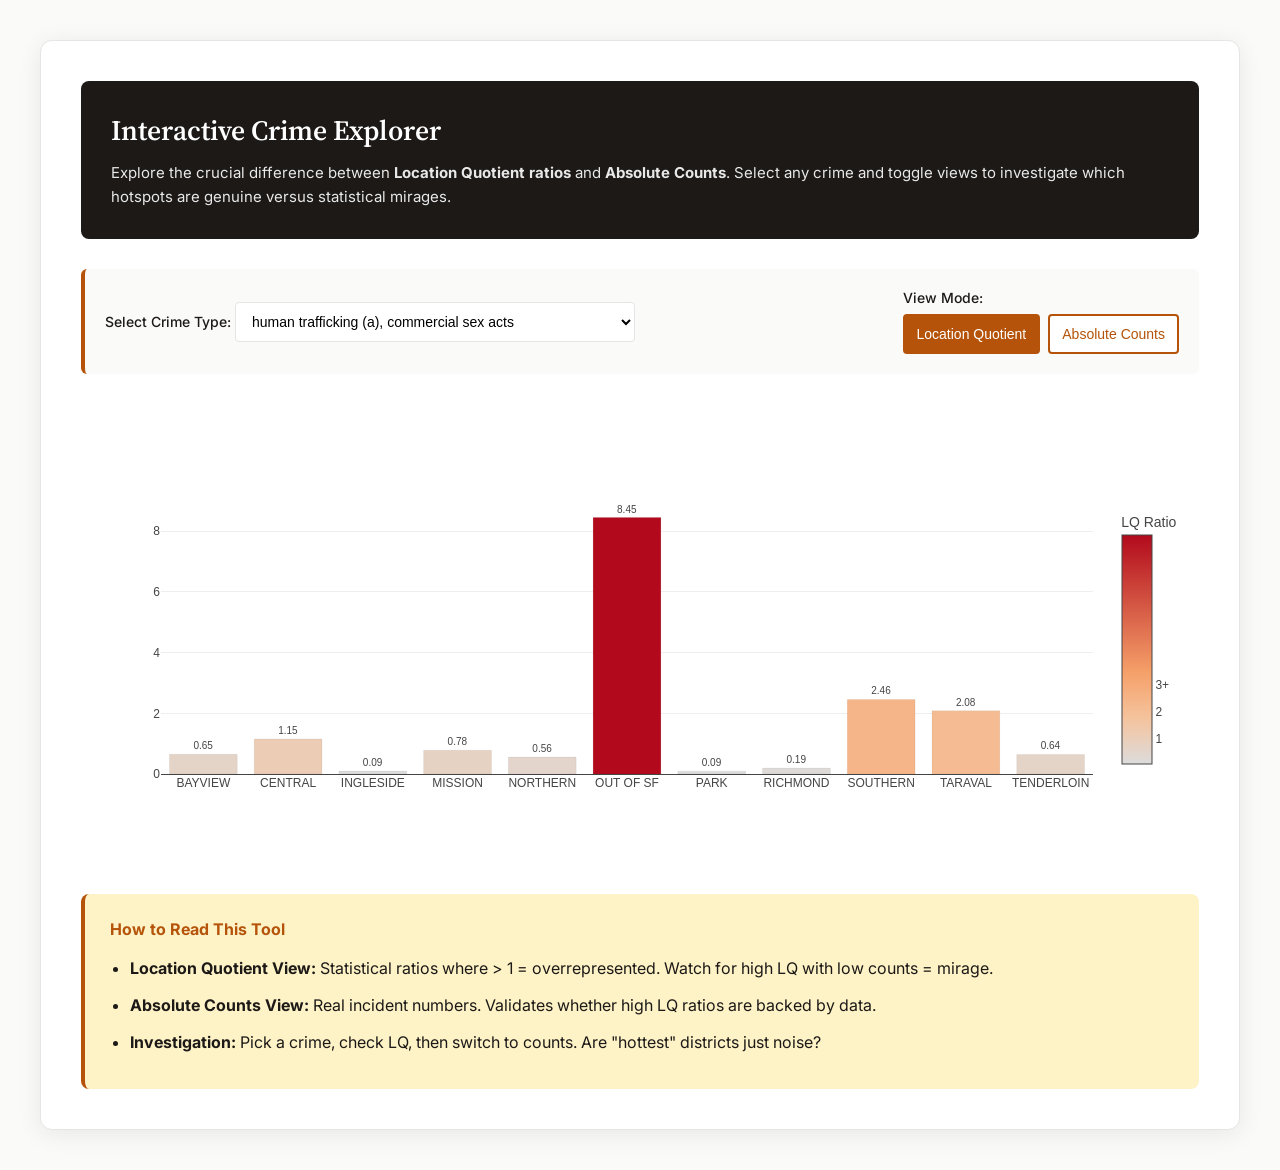
<file: crime_explorer.html>
<!DOCTYPE html>
<html>
<head>
    <meta charset="utf-8">
    <meta name="viewport" content="width=device-width, initial-scale=1">
    <title>Crime Analysis - Interactive Explorer</title>
    <script src="https://cdn.plot.ly/plotly-latest.min.js"></script>
    <style>
        @import url('https://fonts.googleapis.com/css2?family=Source+Serif+4:opsz,wght@8..60,400;8..60,600;8..60,700&family=Inter:wght@400;500;600&display=swap');
        * { margin: 0; padding: 0; box-sizing: border-box; }
        :root {
          --color-bg: #fafaf9;
          --color-surface: #ffffff;
          --color-text: #1c1917;
          --color-text-muted: #78716c;
          --color-accent: #b45309;
          --color-accent-light: #fef3c7;
          --color-border: #e7e5e4;
        }
        body { font-family: 'Inter', -apple-system, sans-serif; background: var(--color-bg); min-height: 100vh; padding: 40px 20px; }
        .container { max-width: 1200px; margin: 0 auto; background: var(--color-surface); border-radius: 12px; padding: 40px; box-shadow: 0 4px 24px rgba(0, 0, 0, 0.08); border: 1px solid var(--color-border); }
        .header { background: var(--color-text); padding: 30px; border-radius: 8px; margin-bottom: 30px; color: white; }
        .header h2 { font-family: 'Source Serif 4', Georgia, serif; font-size: 28px; font-weight: 600; margin-bottom: 12px; }
        .header p { font-size: 15px; opacity: 0.9; line-height: 1.6; }
        .controls { background-color: var(--color-bg); padding: 20px; border-radius: 6px; margin-bottom: 30px; border-left: 4px solid var(--color-accent); }
        .controls-row { display: flex; gap: 20px; flex-wrap: wrap; align-items: center; }
        label { font-weight: 500; color: var(--color-text); font-size: 14px; }
        select, button { padding: 10px 12px; border-radius: 4px; font-size: 14px; }
        select { min-width: 400px; cursor: pointer; border: 1px solid var(--color-border); background: var(--color-surface); }
        button { border: 2px solid var(--color-accent); background: var(--color-surface); color: var(--color-accent); cursor: pointer; font-weight: 500; transition: all 0.2s ease; }
        button.active { background: var(--color-accent); color: white; }
        button:hover { background: var(--color-accent); color: white; }
        .button-group { display: flex; gap: 8px; }
        #chart { margin: 30px 0; border-radius: 6px; overflow: hidden; }
        .explanation { margin-top: 40px; padding: 25px; background: var(--color-accent-light); border-radius: 8px; border-left: 4px solid var(--color-accent); }
        .explanation h3 { color: var(--color-accent); margin-bottom: 15px; font-size: 16px; }
        .explanation ul { margin-left: 20px; color: var(--color-text); line-height: 1.8; }
        .explanation li { margin-bottom: 8px; }
        @media (max-width: 768px) { select { min-width: 100%; } .controls-row { flex-direction: column; } }
    </style>
</head>
<body>
    <div class="container">
        <div class="header">
            <h2>Interactive Crime Explorer</h2>
            <p>Explore the crucial difference between <strong>Location Quotient ratios</strong> and <strong>Absolute Counts</strong>. 
            Select any crime and toggle views to investigate which hotspots are genuine versus statistical mirages.</p>
        </div>
        <div class="controls">
            <div class="controls-row">
                <div style="flex: 1; min-width: 300px;">
                    <label for="crimeSelect">Select Crime Type:</label>
                    <select id="crimeSelect"></select>
                </div>
                    <div>
                        <label style="display: block; margin-bottom: 8px;">View Mode:</label>
                        <div class="button-group">
                            <button id="lqBtn" class="active">Location Quotient</button>
                            <button id="countBtn">Absolute Counts</button>
                        </div>
                    </div>
            </div>
        </div>
        <div id="chart"></div>
        <div class="explanation">
            <h3>How to Read This Tool</h3>
            <ul>
                <li><strong>Location Quotient View:</strong> Statistical ratios where > 1 = overrepresented. Watch for high LQ with low counts = mirage.</li>
                <li><strong>Absolute Counts View:</strong> Real incident numbers. Validates whether high LQ ratios are backed by data.</li>
                <li><strong>Investigation:</strong> Pick a crime, check LQ, then switch to counts. Are "hottest" districts just noise?</li>
            </ul>
        </div>
    </div>
    <script>
        const allCrimes = ["human trafficking (a), commercial sex acts", "human trafficking (b), involuntary servitude", "kidnapping", "missing person", "prostitution", "sex offenses, forcible", "sex offenses, non forcible"];
        const crimeProfiles = {"human trafficking (a), commercial sex acts": {"BAYVIEW": 0.6491195516160189, "CENTRAL": 1.1512165348323233, "INGLESIDE": 0.09498430249162004, "MISSION": 0.7827588668939542, "NORTHERN": 0.5568209494954257, "OUT OF SF": 8.452178869243065, "PARK": 0.09428376268162565, "RICHMOND": 0.1947224131591988, "SOUTHERN": 2.4561903877532067, "TARAVAL": 2.0849825627420353, "TENDERLOIN": 0.6445553427982763}, "human trafficking (b), involuntary servitude": {"BAYVIEW": 0.0, "CENTRAL": 0.0, "INGLESIDE": 0.0, "MISSION": 0.0, "NORTHERN": 0.0, "OUT OF SF": 48.70064967516242, "PARK": 0.0, "RICHMOND": 0.0, "SOUTHERN": 0.0, "TARAVAL": 7.644936063387464, "TENDERLOIN": 0.0}, "kidnapping": {"BAYVIEW": 1.456934908738216, "CENTRAL": 1.0138788935719674, "INGLESIDE": 1.5701690452754142, "MISSION": 0.7237848576037317, "NORTHERN": 0.8280305928376482, "OUT OF SF": 0.0, "PARK": 0.39963808796625533, "RICHMOND": 0.9574230935669714, "SOUTHERN": 1.183565082247311, "TARAVAL": 0.9319609119776402, "TENDERLOIN": 1.3265667468918128}, "missing person": {"BAYVIEW": 1.2301869082287162, "CENTRAL": 0.8932786915109893, "INGLESIDE": 1.1996200406022892, "MISSION": 0.661431183873316, "NORTHERN": 0.7804872524562879, "OUT OF SF": 1.4428686838974973, "PARK": 1.354215165645221, "RICHMOND": 1.2305222735697634, "SOUTHERN": 1.0923582597943473, "TARAVAL": 1.2063896768641817, "TENDERLOIN": 0.8446348362560318}, "prostitution": {"BAYVIEW": 0.09347744853351203, "CENTRAL": 1.3048762977079456, "INGLESIDE": 0.05967886760258078, "MISSION": 2.396294247958023, "NORTHERN": 1.9040019745364194, "OUT OF SF": 0.0, "PARK": 0.014972422912579981, "RICHMOND": 0.088733420341761, "SOUTHERN": 0.332923615197734, "TARAVAL": 0.31081409102217217, "TENDERLOIN": 1.5316388086380535}, "sex offenses, forcible": {"BAYVIEW": 0.8402222813262927, "CENTRAL": 1.1957126047402418, "INGLESIDE": 1.0932044930189062, "MISSION": 0.924603646890597, "NORTHERN": 0.9541693848597517, "OUT OF SF": 0.0, "PARK": 0.576481558904619, "RICHMOND": 1.0, "SOUTHERN": 1.2015733952027866, "TARAVAL": 0.6639898134993103, "TENDERLOIN": 1.2063896768641817}, "sex offenses, non forcible": {"BAYVIEW": 0.8565659895837164, "CENTRAL": 0.313017885493793, "INGLESIDE": 1.0424088368157863, "MISSION": 1.2766448358607955, "NORTHERN": 1.1957126047402418, "OUT OF SF": 0.0, "PARK": 1.1528449309939794, "RICHMOND": 1.5604126956507953, "SOUTHERN": 0.9394129894088462, "TARAVAL": 0.4656938694495178, "TENDERLOIN": 0.313017885493793}};
        const crimeCounts = {"human trafficking (a), commercial sex acts": {"BAYVIEW": 7, "CENTRAL": 12, "INGLESIDE": 1, "MISSION": 18, "NORTHERN": 8, "OUT OF SF": 7, "PARK": 1, "RICHMOND": 1, "SOUTHERN": 38, "TARAVAL": 22, "TENDERLOIN": 6}, "human trafficking (b), involuntary servitude": {"BAYVIEW": 0, "CENTRAL": 0, "INGLESIDE": 0, "MISSION": 0, "NORTHERN": 0, "OUT OF SF": 1, "PARK": 0, "RICHMOND": 0, "SOUTHERN": 0, "TARAVAL": 2, "TENDERLOIN": 0}, "kidnapping": {"BAYVIEW": 556, "CENTRAL": 374, "INGLESIDE": 585, "MISSION": 589, "NORTHERN": 421, "OUT OF SF": 0, "PARK": 150, "RICHMOND": 174, "SOUTHERN": 648, "TARAVAL": 348, "TENDERLOIN": 437}, "missing person": {"BAYVIEW": 7316, "CENTRAL": 5135, "INGLESIDE": 6965, "MISSION": 8388, "NORTHERN": 6184, "OUT OF SF": 659, "PARK": 7921, "RICHMOND": 3485, "SOUTHERN": 9320, "TARAVAL": 7020, "TENDERLOIN": 4336}, "prostitution": {"BAYVIEW": 146, "CENTRAL": 1970, "INGLESIDE": 91, "MISSION": 7981, "NORTHERN": 3962, "OUT OF SF": 0, "PARK": 23, "RICHMOND": 66, "SOUTHERN": 746, "TARAVAL": 475, "TENDERLOIN": 2065}, "sex offenses, forcible": {"BAYVIEW": 655, "CENTRAL": 901, "INGLESIDE": 832, "MISSION": 1537, "NORTHERN": 991, "OUT OF SF": 0, "PARK": 442, "RICHMOND": 405, "SOUTHERN": 1704, "TARAVAL": 628, "TENDERLOIN": 652}, "sex offenses, non forcible": {"BAYVIEW": 5, "CENTRAL": 3, "INGLESIDE": 5, "MISSION": 7, "NORTHERN": 5, "OUT OF SF": 0, "PARK": 5, "RICHMOND": 5, "SOUTHERN": 4, "TARAVAL": 3, "TENDERLOIN": 1}};
        const districts = ["BAYVIEW", "CENTRAL", "INGLESIDE", "MISSION", "NORTHERN", "OUT OF SF", "PARK", "RICHMOND", "SOUTHERN", "TARAVAL", "TENDERLOIN"];
        
        const select = document.getElementById('crimeSelect');
        allCrimes.forEach(crime => {
            const option = document.createElement('option');
            option.value = crime;
            option.textContent = crime;
            select.appendChild(option);
        });
        
        let viewMode = 'lq';
        
        function createVisualization() {
            const crime = document.getElementById('crimeSelect').value;
            const showLQ = viewMode === 'lq';
            
            let data, layout;
            
            if (showLQ) {
                const values = districts.map(d => crimeProfiles[crime]?.[d] || 0);
                data = [{
                    x: districts, y: values, type: 'bar',
                    marker: { color: values, colorscale: 'RdYlGn_r', showscale: true, colorbar: { title: 'LQ Ratio', tickvals: [0,1,2,3], ticktext: ['0','1','2','3+'] }, line: {color: 'rgba(0,0,0,0.1)', width: 0.5} },
                    text: values.map(v => v.toFixed(2)), textposition: 'outside', textfont: {size: 10},
                    hovertemplate: '<b>%{x}</b><br>LQ Ratio: %{y:.2f}<extra></extra>'
                }];
                layout = { title: { text: `<b>${crime}</b><br><span style="font-size:14px;color:#78716c">Location Quotient by District</span>`, x: 0.5 }, yaxis: { title: 'Location Quotient Ratio' } };
            } else {
                const values = districts.map(d => crimeCounts[crime]?.[d] || 0);
                const maxVal = Math.max(...values);
                const colors = values.map(v => v < maxVal/3 ? 'rgba(41, 128, 185, 0.8)' : v < 2*maxVal/3 ? 'rgba(52, 152, 219, 0.8)' : 'rgba(155, 89, 182, 0.8)');
                data = [{
                    x: districts, y: values, type: 'bar',
                    marker: { color: colors, line: {color: 'rgba(0,0,0,0.1)', width: 0.5} },
                    text: values.map(v => (v || 0).toLocaleString()), textposition: 'outside', textfont: {size: 10},
                    hovertemplate: '<b>%{x}</b><br>Incidents: %{y:,}<extra></extra>'
                }];
                layout = { title: { text: `<b>${crime}</b><br><span style="font-size:14px;color:#78716c">Incident Counts by District</span>`, x: 0.5 }, yaxis: { title: 'Number of Incidents' } };
            }
            
            layout = Object.assign(layout, {
                xaxis: { title: 'Police District', tickangle: -45 },
                hovermode: 'x unified', height: 550, template: 'plotly_white',
                margin: {b: 120, l: 80, r: 80, t: 100},
                font: {family: 'Inter, -apple-system, sans-serif', size: 11, color: '#333'},
                paper_bgcolor: 'rgba(249, 249, 249, 1)', plot_bgcolor: 'rgba(255, 255, 255, 1)'
            });
            
            Plotly.newPlot('chart', data, [layout], {responsive: true});
        }
        
        document.getElementById('crimeSelect').addEventListener('change', createVisualization);
        document.getElementById('lqBtn').addEventListener('click', function() {
            viewMode = 'lq';
            document.getElementById('lqBtn').classList.add('active');
            document.getElementById('countBtn').classList.remove('active');
            createVisualization();
        });
        document.getElementById('countBtn').addEventListener('click', function() {
            viewMode = 'counts';
            document.getElementById('countBtn').classList.add('active');
            document.getElementById('lqBtn').classList.remove('active');
            createVisualization();
        });
        
        createVisualization();
    </script>
</body>
</html>
</file>
